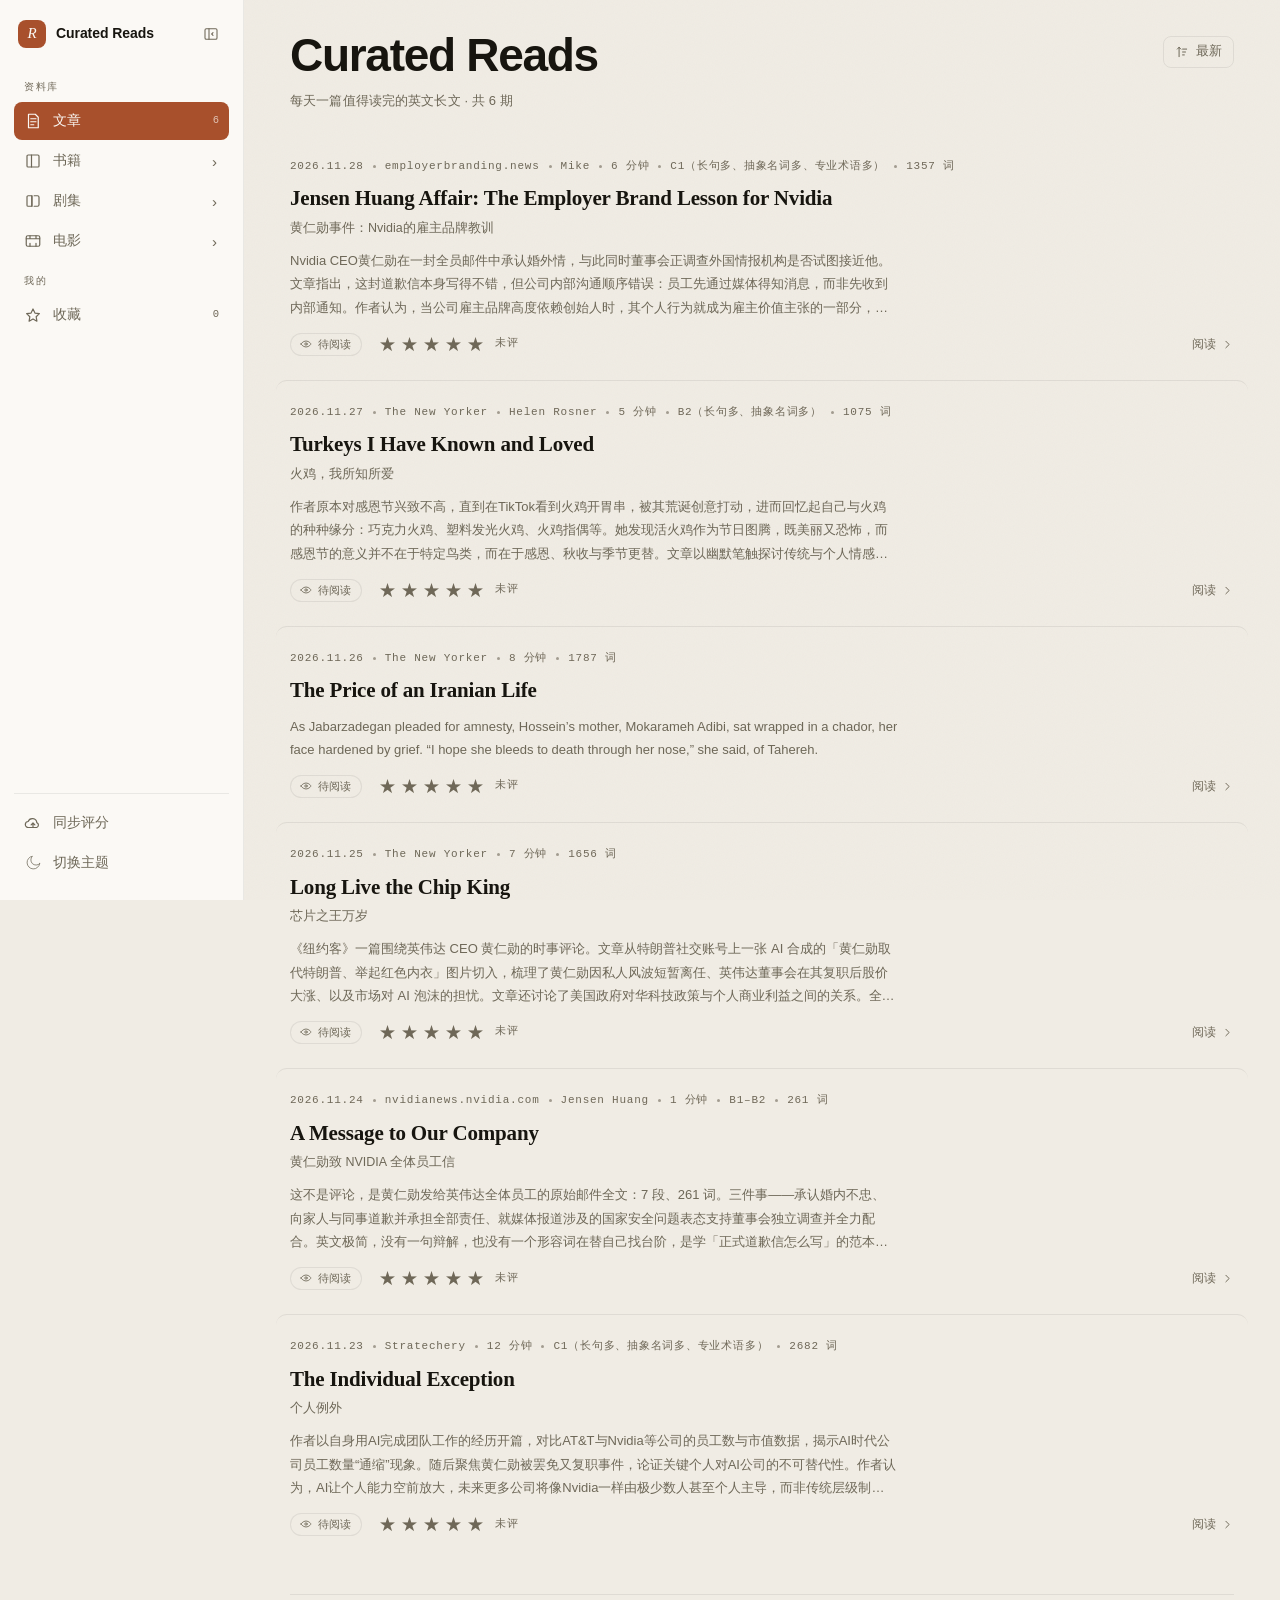
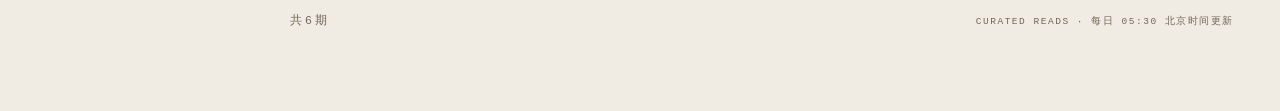
<file: index.html>
<!DOCTYPE html>
<html lang="zh-CN" data-theme="night">
<head>
<meta charset="utf-8">
<meta name="viewport" content="width=device-width, initial-scale=1, viewport-fit=cover">
<title>Curated Reads · 每天一篇值得读完的英文长文</title>
<meta name="description" content="每天一篇英文一手长文：公开信、深度评论、公司内部信。英文原文全文 + 中文导读 + AI 精读（难句、词汇、句式、思辨）。">
<meta name="theme-color" content="#111214">
<meta property="og:title" content="Curated Reads · 每天一篇值得读完的英文长文">
<meta property="og:description" content="每天一篇英文一手长文，原文全文 + 中文导读 + AI 精读。">
<meta property="og:type" content="website">
<link rel="icon" href="data:image/svg+xml,%3Csvg xmlns='http://www.w3.org/2000/svg' viewBox='0 0 32 32'%3E%3Crect width='32' height='32' rx='7' fill='%23111214'/%3E%3Ctext x='16' y='23' font-family='Georgia,serif' font-size='19' font-style='italic' fill='%23d97757' text-anchor='middle'%3ER%3C/text%3E%3C/svg%3E">
<link rel="stylesheet" href="assets/css/base.css">
<link rel="stylesheet" href="assets/css/home.css">
<script>
(function () {
  try {
    var p = JSON.parse(localStorage.getItem('cr.prefs.v2') || '{}');
    var t = p.theme || (window.matchMedia('(prefers-color-scheme: dark)').matches ? 'night' : 'paper');
    document.documentElement.dataset.theme = t;
  } catch (e) { document.documentElement.dataset.theme = 'night'; }
})();
</script>
</head>
<body class="app-body">

<div class="app">

  <!-- ── 左侧资料库 ───────────────────────────────────── -->
  <aside class="side" id="side">
    <div class="side__top">
      <a class="side__brand" href="./" aria-label="Curated Reads 首页">
        <span class="side__mark">R</span>
        <span class="side__word">Curated Reads</span>
      </a>
      <button class="side__collapse" id="collapseBtn" aria-label="收起侧栏" title="收起侧栏">
        <svg viewBox="0 0 24 24" fill="none" stroke="currentColor" stroke-width="1.6" stroke-linecap="round" stroke-linejoin="round"><rect x="3" y="4" width="18" height="16" rx="2"/><path d="M9 4v16M15 10l-2 2 2 2"/></svg>
      </button>
    </div>

    <nav class="side__nav" aria-label="资料库">
      <p class="side__label">资料库</p>
      <a class="navitem on" href="#articles" data-kind="articles">
        <svg viewBox="0 0 24 24" fill="none" stroke="currentColor" stroke-width="1.6" stroke-linecap="round" stroke-linejoin="round"><path d="M6 3h9l4 4v14H6z"/><path d="M9 9h7M9 13h7M9 17h4"/></svg>
        <span class="navitem__t">文章</span><span class="navitem__n" id="cntArticles">0</span>
      </a>
      <a class="navitem" href="#books" data-kind="books">
        <svg viewBox="0 0 24 24" fill="none" stroke="currentColor" stroke-width="1.6" stroke-linecap="round" stroke-linejoin="round"><path d="M4 5.5A1.5 1.5 0 0 1 5.5 4H10v16H5.5A1.5 1.5 0 0 1 4 18.5z"/><path d="M10 4h8.5A1.5 1.5 0 0 1 20 5.5v13a1.5 1.5 0 0 1-1.5 1.5H10"/></svg>
        <span class="navitem__t">书籍</span><span class="navitem__chev">›</span>
      </a>
      <a class="navitem" href="#series" data-kind="series">
        <svg viewBox="0 0 24 24" fill="none" stroke="currentColor" stroke-width="1.6" stroke-linecap="round" stroke-linejoin="round"><path d="M4 6.5A1.5 1.5 0 0 1 5.5 5h5v14h-5A1.5 1.5 0 0 1 4 17.5z"/><path d="M13.5 5H18a2 2 0 0 1 2 2v10a2 2 0 0 1-2 2h-4.5"/><path d="M10.5 5v14"/></svg>
        <span class="navitem__t">剧集</span><span class="navitem__chev">›</span>
      </a>
      <a class="navitem" href="#films" data-kind="films">
        <svg viewBox="0 0 24 24" fill="none" stroke="currentColor" stroke-width="1.6" stroke-linecap="round" stroke-linejoin="round"><rect x="3" y="5" width="18" height="14" rx="2"/><path d="M3 9h18M8 5v4M16 5v4M8 19v-4M16 19v-4"/></svg>
        <span class="navitem__t">电影</span><span class="navitem__chev">›</span>
      </a>

      <p class="side__label">我的</p>
      <a class="navitem" href="#favs" data-kind="favs">
        <svg viewBox="0 0 24 24" fill="none" stroke="currentColor" stroke-width="1.6" stroke-linecap="round" stroke-linejoin="round"><path d="M12 4l2.6 5.4 5.9.8-4.3 4.1 1 5.9-5.2-2.9-5.2 2.9 1-5.9L3.5 10.2l5.9-.8z"/></svg>
        <span class="navitem__t">收藏</span><span class="navitem__n" id="cntFavs">0</span>
      </a>
    </nav>

    <div class="side__foot">
      <button class="navitem navitem--btn" data-open-sync>
        <svg viewBox="0 0 24 24" fill="none" stroke="currentColor" stroke-width="1.6" stroke-linecap="round" stroke-linejoin="round"><path d="M6 18a4 4 0 0 1-.5-8 6 6 0 0 1 11.6 1.5A3.5 3.5 0 0 1 17 18z"/><path d="M12 12v5M9.5 14.5 12 12l2.5 2.5"/></svg>
        <span class="navitem__t">同步评分</span>
      </button>
      <button class="navitem navitem--btn" data-theme-toggle>
        <span data-theme-icon></span>
        <span class="navitem__t">切换主题</span>
      </button>
    </div>
  </aside>

  <div class="side-scrim" id="sideScrim"></div>

  <!-- ── 主区 ─────────────────────────────────────────── -->
  <main class="main">
    <div class="mtop">
      <button class="mtop__btn" id="menuBtn" aria-label="打开导航">
        <svg viewBox="0 0 24 24" fill="none" stroke="currentColor" stroke-width="1.7" stroke-linecap="round"><path d="M4 7h16M4 12h16M4 17h16"/></svg>
      </button>
      <span class="mtop__brand">Curated Reads</span>
      <button class="mtop__btn" data-theme-toggle data-theme-icon aria-label="切换主题"></button>
    </div>

    <header class="main__head">
      <div class="main__title">
        <h1 id="pageTitle">Curated Reads</h1>
        <p class="main__sub" id="pageSub">每天一篇值得读完的英文长文</p>
      </div>
      <div class="main__tools">
        <div class="sortmenu">
          <button class="ghostbtn" id="sortBtn" aria-haspopup="true" aria-expanded="false">
            <svg viewBox="0 0 24 24" fill="none" stroke="currentColor" stroke-width="1.7" stroke-linecap="round" stroke-linejoin="round"><path d="M7 4v16M7 4 4 7M7 4l3 3"/><path d="M13 7h7M13 12h5M13 17h3"/></svg>
            <span id="sortLabel">最新</span>
          </button>
          <div class="sortpop" id="sortPop" hidden>
            <button data-sort="date" class="on">最新优先</button>
            <button data-sort="score">我的评分</button>
            <button data-sort="length">篇幅由短到长</button>
          </div>
        </div>
      </div>
    </header>

    <section id="continue" class="cont" hidden></section>

    <section class="feed" id="feed" aria-live="polite"></section>

    <div class="feed-foot">
      <span id="feedNote"></span>
      <span class="feed-foot__meta">CURATED READS · 每日 05:30 北京时间更新</span>
    </div>
  </main>

</div>

<script src="assets/js/lib.js"></script>
<script src="assets/js/repo.js"></script>
<script src="assets/js/home.js"></script>
</body>
</html>
</file>
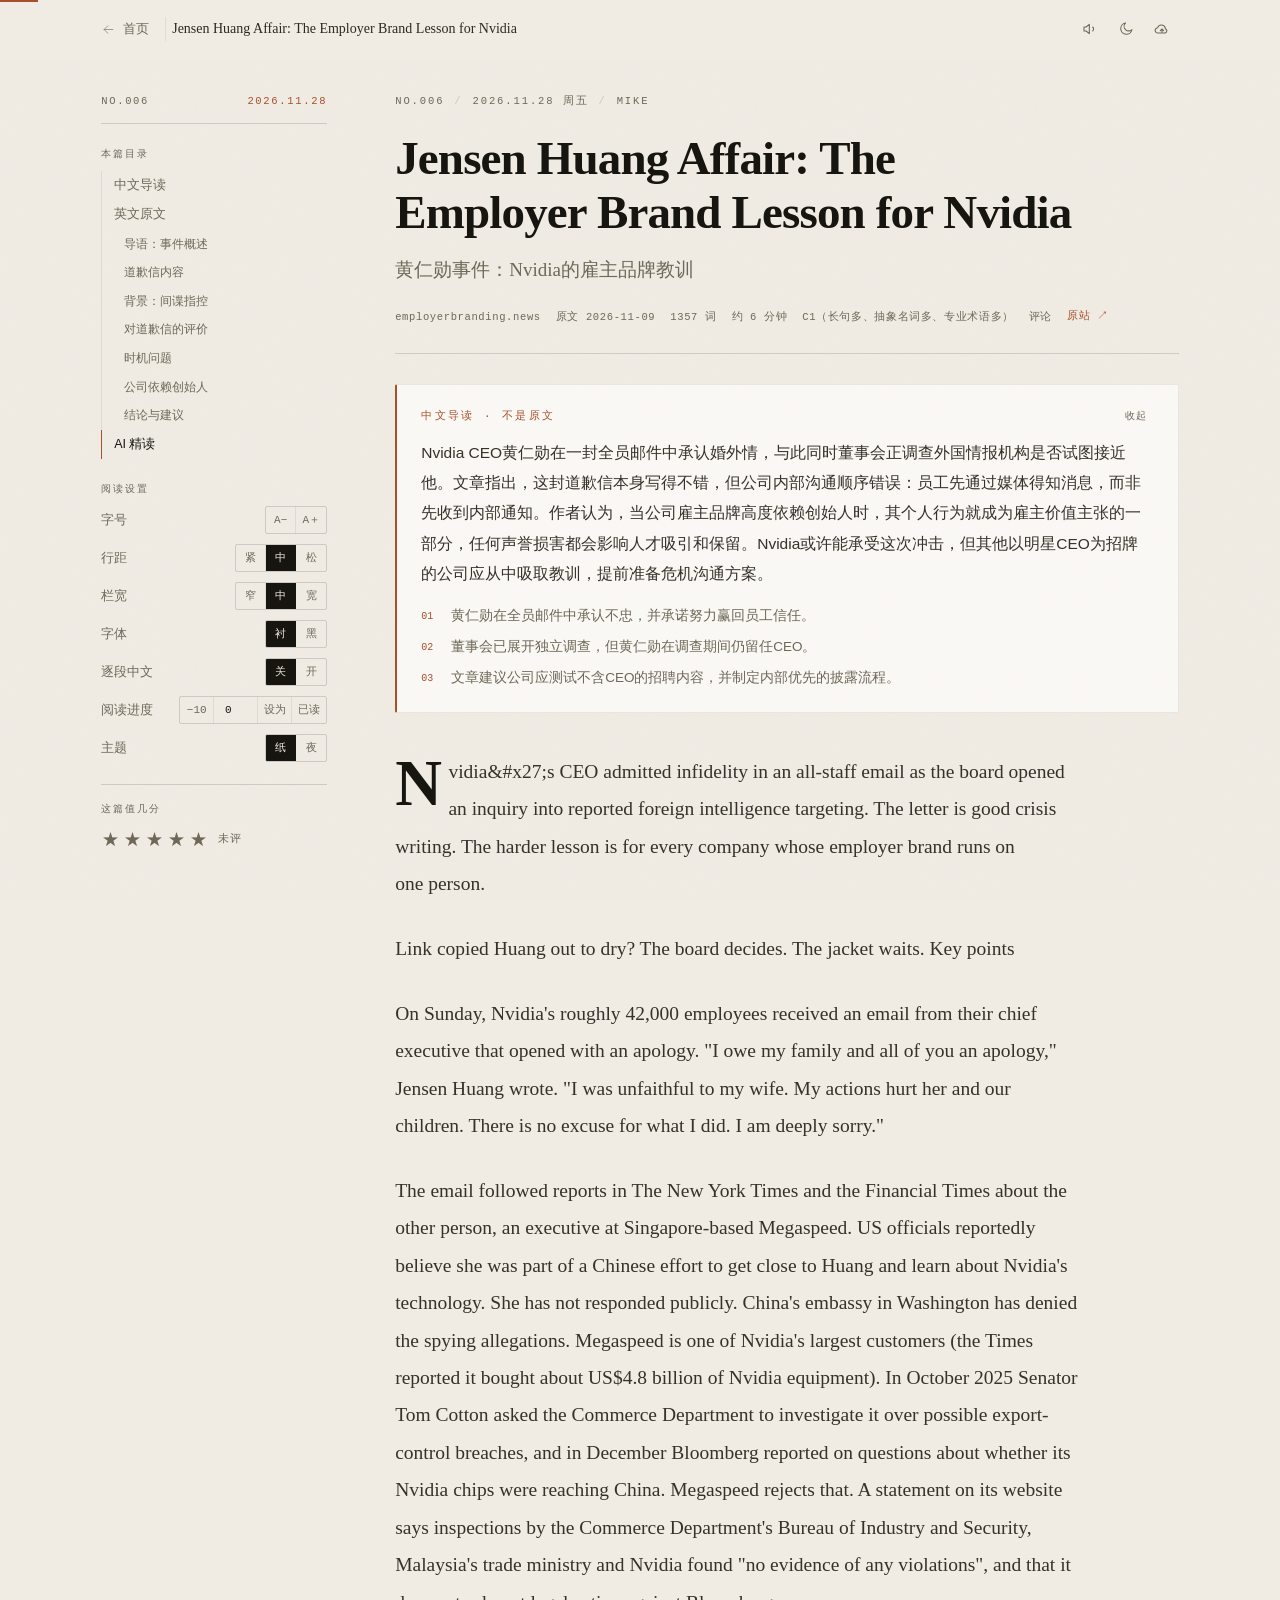
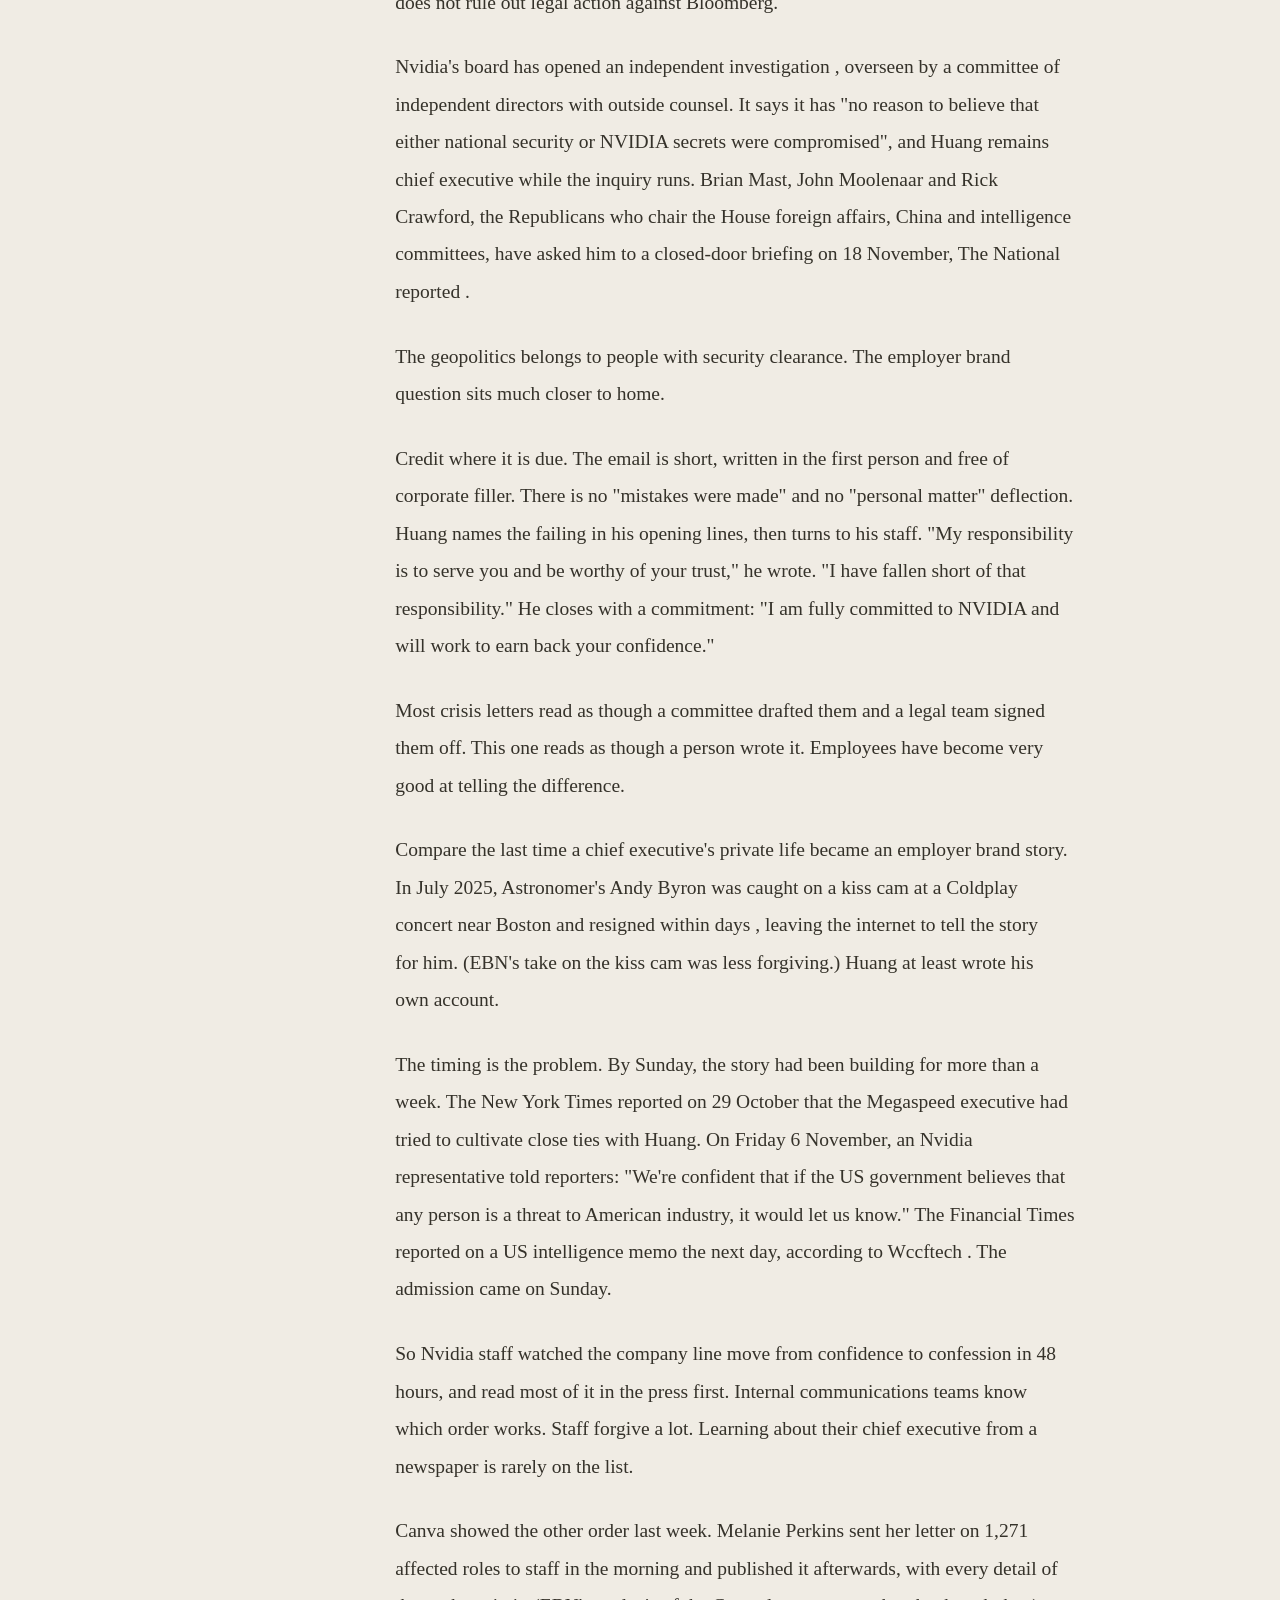
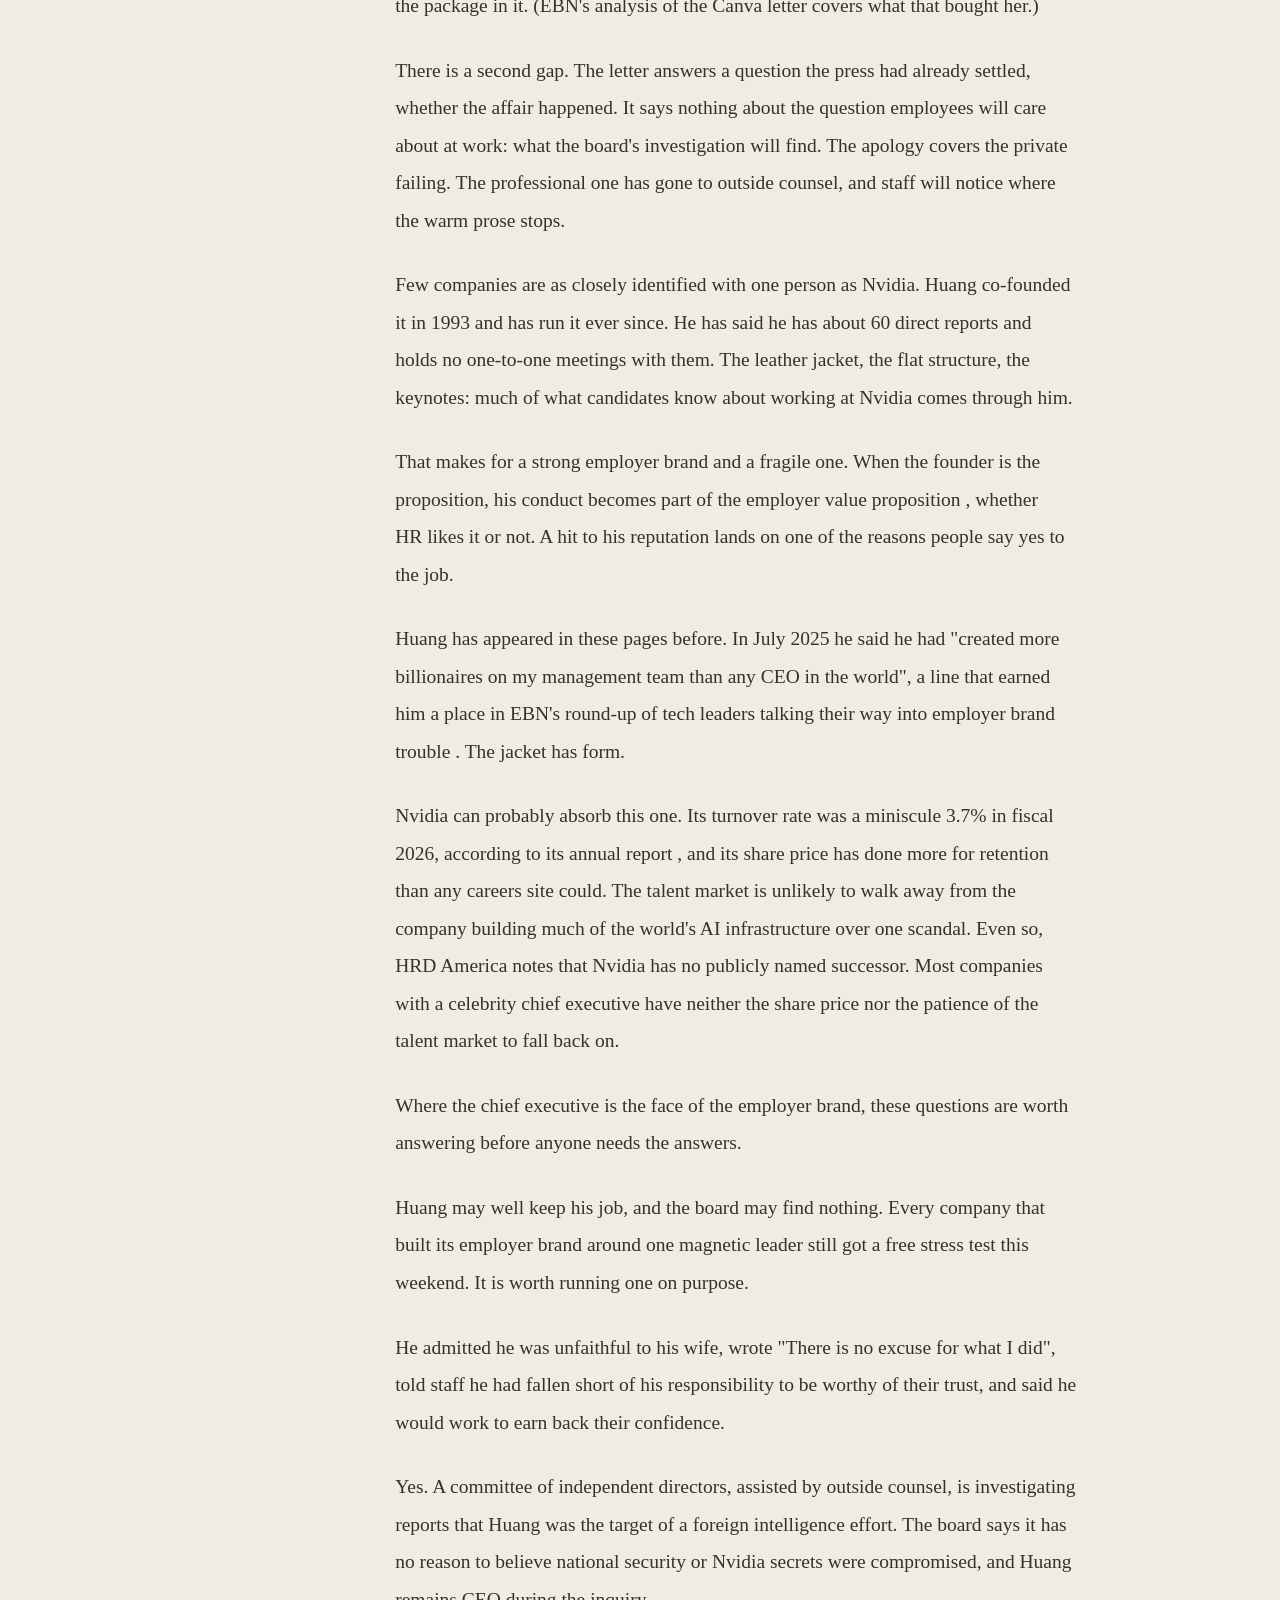
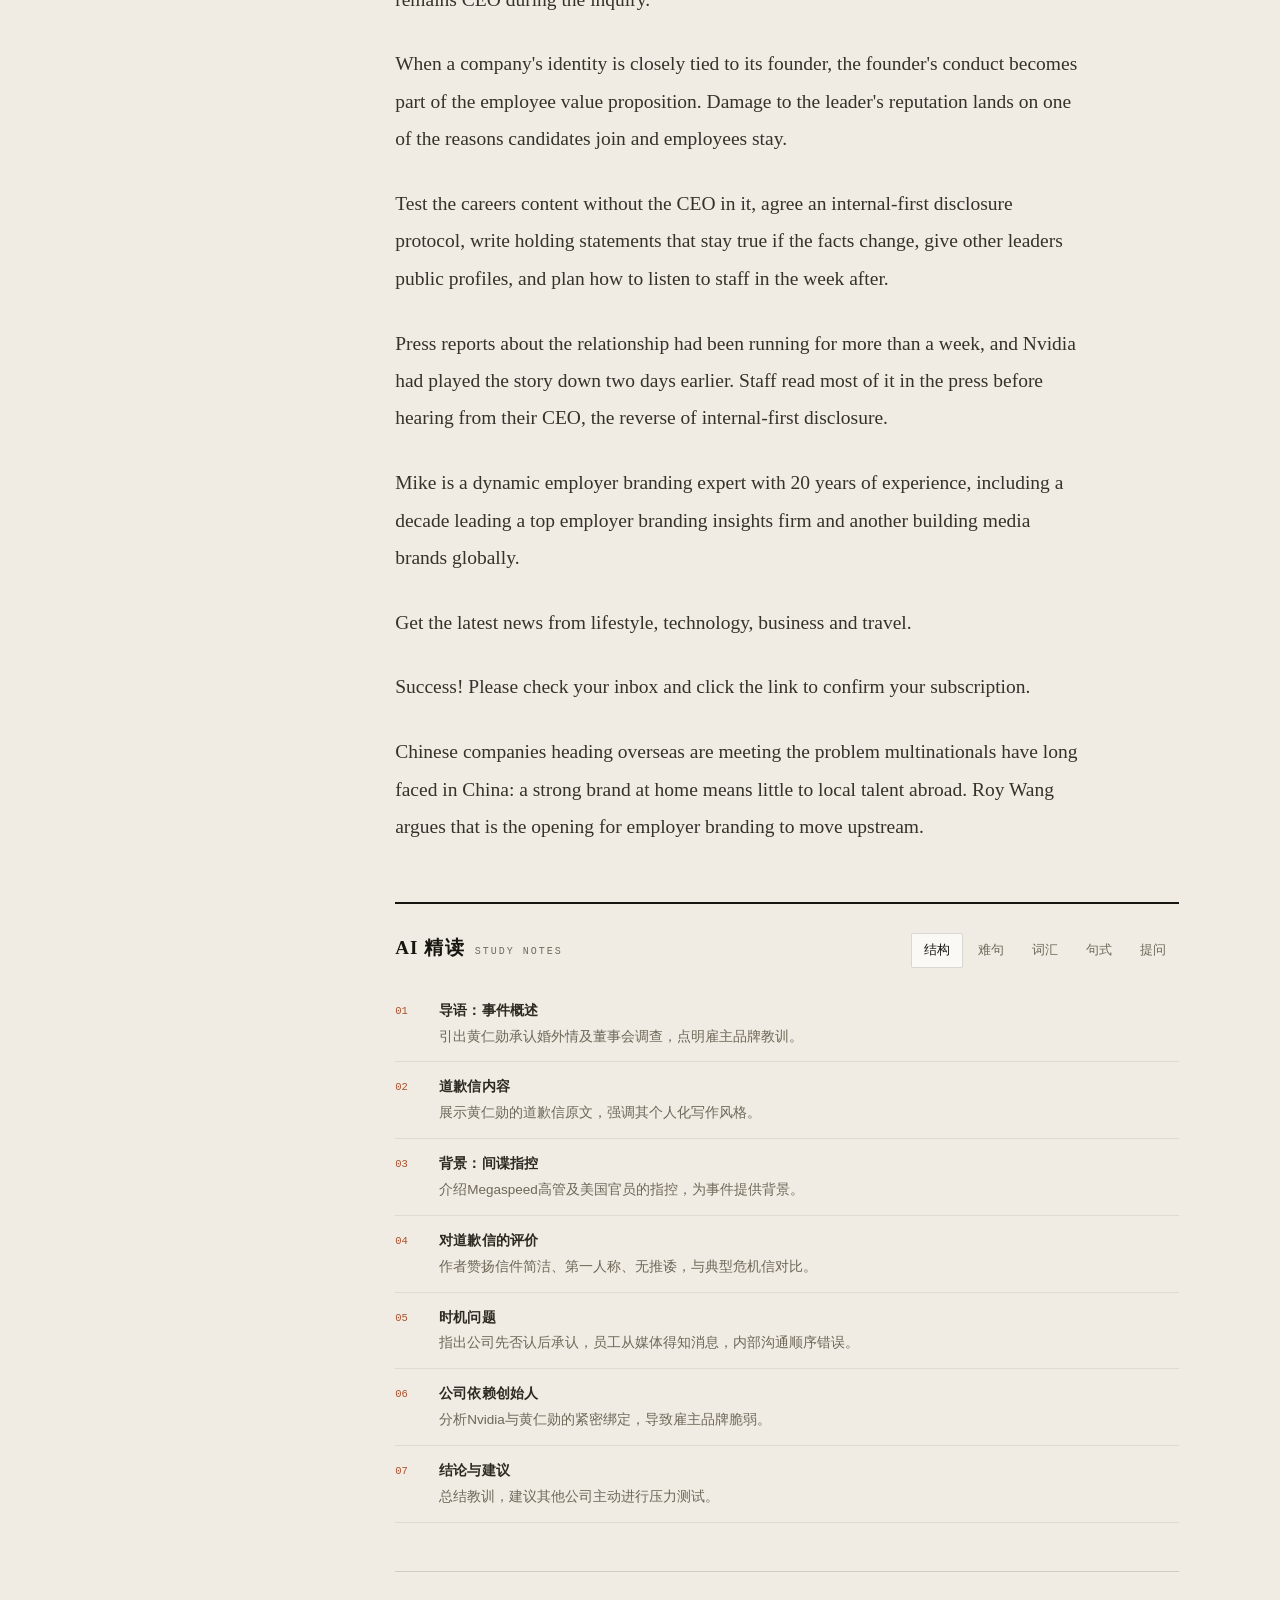
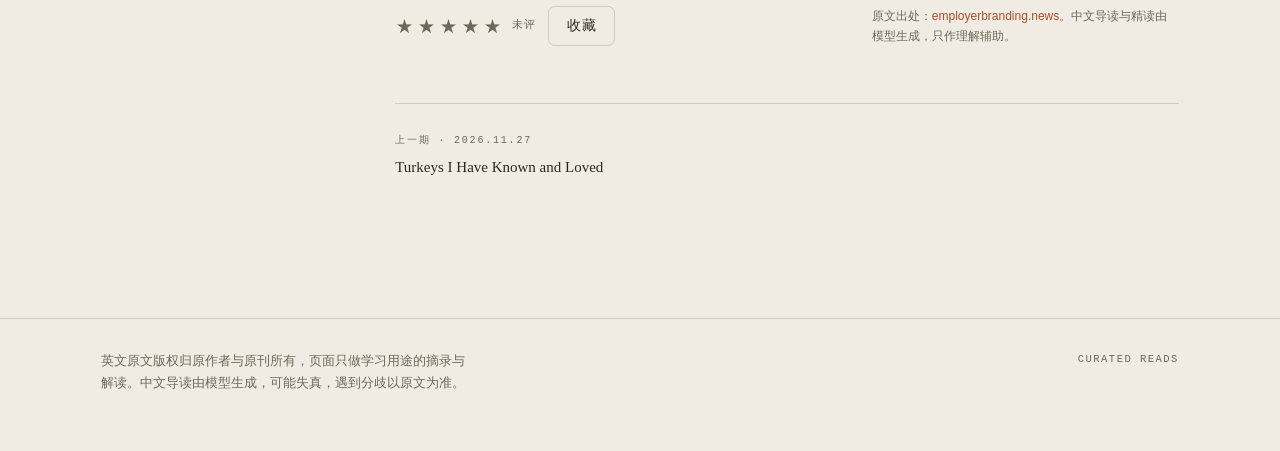
<file: read.html>
<!DOCTYPE html>
<html lang="zh-CN" data-theme="paper">
<head>
<meta charset="utf-8">
<meta name="viewport" content="width=device-width, initial-scale=1, viewport-fit=cover">
<title>阅读 · Curated Reads</title>
<meta name="description" content="英文原文全文 + 中文导读 + AI 精读。">
<meta name="theme-color" content="#f2efe8" media="(prefers-color-scheme: light)">
<meta name="theme-color" content="#0c0d10" media="(prefers-color-scheme: dark)">
<link rel="icon" href="data:image/svg+xml,%3Csvg xmlns='http://www.w3.org/2000/svg' viewBox='0 0 32 32'%3E%3Crect width='32' height='32' fill='%2316140e'/%3E%3Ctext x='16' y='23' font-family='Georgia,serif' font-size='20' font-style='italic' fill='%23f2efe8' text-anchor='middle'%3ER%3C/text%3E%3C/svg%3E">
<link rel="stylesheet" href="assets/css/base.css">
<link rel="stylesheet" href="assets/css/read.css">
<script>
(function () {
  try {
    var p = JSON.parse(localStorage.getItem('cr.prefs.v2') || '{}');
    var t = p.theme || (window.matchMedia('(prefers-color-scheme: dark)').matches ? 'night' : 'paper');
    document.documentElement.dataset.theme = t;
  } catch (e) { document.documentElement.dataset.theme = 'paper'; }
})();
</script>
</head>
<body>

<div class="progress"><i id="bar"></i></div>

<header class="rbar" id="rbar">
  <div class="shell rbar__in">
    <a class="rbar__back" href="./"><svg viewBox="0 0 24 24" fill="none" stroke="currentColor" stroke-linecap="round" stroke-linejoin="round"><path d="M19 12H5M11 18l-6-6 6-6"/></svg>首页</a>
    <span class="rbar__title" id="rbarTitle"></span>
    <div class="rbar__tools">
      <button class="tool rail-toggle" id="openRail" aria-label="目录与设置"><svg viewBox="0 0 24 24" fill="none" stroke="currentColor" stroke-linecap="round"><path d="M4 7h16M4 12h16M4 17h16"/></svg></button>
      <button class="tool" id="speakBtn" aria-label="朗读原文" title="朗读原文（英文）"><svg viewBox="0 0 24 24" fill="none" stroke="currentColor" stroke-linecap="round" stroke-linejoin="round"><path d="M11 5 6 9H3v6h3l5 4z"/><path d="M16 9a4 4 0 0 1 0 6"/></svg></button>
      <button class="tool" data-theme-toggle data-theme-icon aria-label="切换深浅色"><svg viewBox="0 0 24 24" fill="none" stroke="currentColor" stroke-linecap="round" stroke-linejoin="round"><path d="M21 12.8A8.5 8.5 0 1 1 11.2 3a6.6 6.6 0 0 0 9.8 9.8z"/></svg></button>
      <button class="tool" data-open-sync aria-label="同步评分"><svg viewBox="0 0 24 24" fill="none" stroke="currentColor" stroke-linecap="round" stroke-linejoin="round"><path d="M6 18a4 4 0 0 1-.5-8 6 6 0 0 1 11.6 1.5A3.5 3.5 0 0 1 17 18z"/><path d="M12 12v5M9.5 14.5 12 12l2.5 2.5"/></svg></button>
    </div>
  </div>
</header>

<div class="scrim" id="railScrim"></div>

<main class="shell reader">

  <aside class="rail" id="rail">
    <div class="rail__issue"><span id="railNo">No.—</span><b id="railDate"></b></div>

    <p class="rail__label">本篇目录</p>
    <ul class="toc" id="toc"></ul>

    <p class="rail__label">阅读设置</p>
    <div class="prefs">
      <div class="pref">
        <span>字号</span>
        <span class="pref__seg"><button data-size="-1" aria-label="减小字号">A−</button><button data-size="1" aria-label="增大字号">A＋</button></span>
      </div>
      <div class="pref">
        <span>行距</span>
        <span class="pref__seg" id="leadSeg"><button data-lead="0">紧</button><button data-lead="1">中</button><button data-lead="2">松</button></span>
      </div>
      <div class="pref">
        <span>栏宽</span>
        <span class="pref__seg" id="measureSeg"><button data-measure="0">窄</button><button data-measure="1">中</button><button data-measure="2">宽</button></span>
      </div>
      <div class="pref">
        <span>字体</span>
        <span class="pref__seg" id="fontSeg"><button data-font="serif">衬</button><button data-font="sans">黑</button></span>
      </div>
      <div class="pref" id="transPref" hidden>
        <span>逐段中文</span>
        <span class="pref__seg" id="transSeg"><button data-trans="0">关</button><button data-trans="1">开</button></span>
      </div>
      <div class="pref">
        <span>阅读进度</span>
        <span class="pref__seg" id="manualProgress">
          <button data-progress="-10" aria-label="进度回退 10%">−10</button>
          <input id="progressVal" type="number" min="0" max="100" step="1" inputmode="numeric" aria-label="阅读进度百分比">
          <button data-progress="set">设为</button>
          <button data-progress="done">已读</button>
        </span>
      </div>
      <div class="pref">
        <span>主题</span>
        <span class="pref__seg" id="themeSeg"><button data-theme-set="paper">纸</button><button data-theme-set="night">夜</button></span>
      </div>
    </div>

    <div class="rail__rate">
      <p class="rail__label" style="margin-top:0">这篇值几分</p>
      <div id="railStars"></div>
    </div>
  </aside>

  <article class="doc" id="doc">
    <div class="doc__head">
      <p class="kicker">载入中…</p>
    </div>
  </article>

</main>

<footer class="foot">
  <div class="shell foot__in">
    <p>英文原文版权归原作者与原刊所有，页面只做学习用途的摘录与解读。中文导读由模型生成，可能失真，遇到分歧以原文为准。</p>
    <div class="foot__meta">CURATED READS</div>
  </div>
</footer>

<script src="assets/js/lib.js"></script>
<script src="assets/js/repo.js"></script>
<script src="assets/js/read.js"></script>
</body>
</html>
</file>
<file: assets/css/base.css>
/* ═══════════════════════════════════════════════════════════
   Curated Reads · 设计系统
   纸本编辑部：细线、大留白、衬线英文标题、等宽微标签
   ═══════════════════════════════════════════════════════════ */

:root {
  /* 字体 */
  --font-ui: -apple-system, BlinkMacSystemFont, "Segoe UI", "PingFang SC",
    "Hiragino Sans GB", "Microsoft YaHei", "Noto Sans SC", sans-serif;
  --font-latin: "Iowan Old Style", Georgia, "Times New Roman", "Songti SC", serif;
  --font-cjk: "Songti SC", "Noto Serif SC", "Source Han Serif SC", "SimSun", serif;
  --font-mono: "SF Mono", "JetBrains Mono", Consolas, "Courier New", monospace;

  /* 纸面 · 亮 */
  --paper: #f0ece4;
  --paper-raised: #fbf9f5;
  --paper-sunken: #e6e1d6;
  --ink: #17150f;
  --ink-soft: #2c2921;
  --body: #35322a;
  --muted: #6e6858;
  --faint: #6f6858;
  --rule: rgba(23, 21, 15, 0.15);
  --rule-soft: rgba(23, 21, 15, 0.075);
  --accent: #a8502c;
  --accent-ink: #fbf9f5;
  --accent-wash: rgba(168, 80, 44, 0.08);
  --shadow-sm: 0 1px 1px rgba(23, 21, 15, 0.04);
  --shadow-md: 0 1px 2px rgba(23, 21, 15, 0.05), 0 18px 40px -28px rgba(23, 21, 15, 0.35);
  --grain-opacity: 0.032;
  --grain-blend: multiply;

  /* 圆角 */
  --r-sm: 7px;
  --r-md: 11px;
  --r-lg: 16px;

  /* 尺寸 */
  --shell: 1180px;
  --gut: clamp(20px, 4vw, 52px);
  --rail: 230px;
  --sidebar: 244px;

  /* 稿面排版（阅读页可调，由 JS 覆盖到 .doc 上） */
  --rd-size: 19.5px;
  --rd-lead: 1.92;
  --rd-measure: 34em;
  --rd-font: var(--font-latin);
}

html[data-theme="night"] {
  --paper: #111214;
  --paper-raised: #191b1e;
  --paper-sunken: #0b0c0d;
  --ink: #f0efea;
  --ink-soft: #dbd9d2;
  --body: #c2c0b8;
  --muted: #a8a49c;
  --faint: #9a968d;
  --rule: rgba(240, 239, 234, 0.18);
  --rule-soft: rgba(240, 239, 234, 0.085);
  --accent: #d97757;
  --accent-ink: #1a0f0a;
  --accent-wash: rgba(217, 119, 87, 0.12);
  --shadow-sm: 0 1px 1px rgba(0, 0, 0, 0.4);
  --shadow-md: 0 1px 1px rgba(0, 0, 0, 0.5), 0 24px 60px -30px rgba(0, 0, 0, 0.9);
  --grain-opacity: 0.045;
  --grain-blend: screen;
}

/* ── 基础重置 ───────────────────────────────────────────── */
*, *::before, *::after { box-sizing: border-box; }

html {
  -webkit-text-size-adjust: 100%;
  scroll-behavior: smooth;
}

body {
  margin: 0;
  background: var(--paper);
  color: var(--body);
  font-family: var(--font-ui);
  font-size: 16px;
  line-height: 1.7;
  -webkit-font-smoothing: antialiased;
  -moz-osx-font-smoothing: grayscale;
  text-rendering: optimizeLegibility;
  min-height: 100vh;
  overflow-x: hidden;
}

/* 纸面颗粒：极轻的一层，避免大色块显得数字化 */
body::after {
  content: "";
  position: fixed;
  inset: 0;
  z-index: 1;
  pointer-events: none;
  opacity: var(--grain-opacity);
  mix-blend-mode: var(--grain-blend);
  background-image: url("data:image/svg+xml,%3Csvg xmlns='http://www.w3.org/2000/svg' width='140' height='140'%3E%3Cfilter id='n'%3E%3CfeTurbulence type='fractalNoise' baseFrequency='0.9' numOctaves='3'/%3E%3C/filter%3E%3Crect width='140' height='140' filter='url(%23n)'/%3E%3C/svg%3E");
}

img, svg { display: block; max-width: 100%; }
a { color: inherit; text-decoration: none; }
button { font: inherit; color: inherit; background: none; border: 0; cursor: pointer; }
::selection { background: var(--accent); color: var(--accent-ink); }

:focus-visible {
  outline: 2px solid var(--accent);
  outline-offset: 3px;
}

.shell {
  width: 100%;
  max-width: var(--shell);
  margin: 0 auto;
  padding-inline: var(--gut);
}

.sr {
  position: absolute;
  width: 1px; height: 1px;
  padding: 0; margin: -1px;
  overflow: hidden; clip: rect(0 0 0 0);
  white-space: nowrap; border: 0;
}

/* ── 微标签：全站统一的「编辑部」语气 ───────────────────── */
.kicker {
  font-family: var(--font-mono);
  font-size: 11px;
  letter-spacing: 0.22em;
  text-transform: uppercase;
  color: var(--muted);
  font-weight: 400;
}

.rule {
  height: 1px;
  background: var(--rule);
  border: 0;
  margin: 0;
}

/* ── 按钮 ──────────────────────────────────────────────── */
.btn {
  --h: 40px;
  display: inline-flex;
  align-items: center;
  justify-content: center;
  gap: 8px;
  height: var(--h);
  padding: 0 18px;
  border: 1px solid var(--rule);
  border-radius: var(--r-sm);
  font-size: 13.5px;
  letter-spacing: 0.02em;
  color: var(--ink-soft);
  background: transparent;
  transition: background-color 0.18s ease, border-color 0.18s ease, color 0.18s ease, transform 0.18s ease;
  white-space: nowrap;
}
.btn:hover { border-color: var(--ink); color: var(--ink); }
.btn:active { transform: translateY(1px); }
.btn--solid {
  background: var(--ink);
  border-color: var(--ink);
  color: var(--paper);
}
.btn--solid:hover { background: var(--accent); border-color: var(--accent); color: var(--accent-ink); }
.btn--accent { color: var(--accent); border-color: var(--rule); }
.btn--accent:hover { border-color: var(--accent); }
.btn--ghost { border-color: transparent; color: var(--muted); padding: 0 10px; }
.btn--ghost:hover { color: var(--ink); border-color: var(--rule); }
.btn--icon { width: var(--h); padding: 0; }
.btn[disabled] { opacity: 0.45; pointer-events: none; }
.btn svg { width: 15px; height: 15px; stroke-width: 1.6; }

/* ── 评分 ──────────────────────────────────────────────── */
.stars {
  display: inline-flex;
  align-items: center;
  gap: 3px;
}
.stars button {
  position: relative;
  padding: 1px;
  line-height: 1;
  color: var(--faint);
  font-size: 17px;
  transition: color 0.15s ease, transform 0.15s ease;
}
.stars button:hover { transform: translateY(-2px); }
.stars button.on { color: var(--accent); }
.stars .note {
  margin-left: 7px;
  font-family: var(--font-mono);
  font-size: 10.5px;
  letter-spacing: 0.1em;
  color: var(--faint);
  text-transform: uppercase;
}

/* ── 标签 ──────────────────────────────────────────────── */
.tags { display: flex; flex-wrap: wrap; gap: 6px; }
.tag {
  font-family: var(--font-mono);
  font-size: 10.5px;
  letter-spacing: 0.1em;
  text-transform: uppercase;
  color: var(--muted);
  border: 1px solid var(--rule-soft);
  padding: 3px 8px;
  border-radius: var(--r-sm);
  white-space: nowrap;
}
.tag--accent { color: var(--accent); border-color: color-mix(in srgb, var(--accent) 35%, transparent); }

/* ── 页脚 ──────────────────────────────────────────────── */
.foot {
  border-top: 1px solid var(--rule);
  margin-top: 80px;
  padding: 32px 0 56px;
}
.foot__in {
  display: flex;
  flex-wrap: wrap;
  gap: 18px 40px;
  justify-content: space-between;
  align-items: flex-start;
}
.foot p { margin: 0; max-width: 54ch; font-size: 12.5px; color: var(--faint); line-height: 1.75; }
.foot__meta { font-family: var(--font-mono); font-size: 10.5px; letter-spacing: 0.14em; text-transform: uppercase; color: var(--faint); }

/* ── 抽屉（设置 / 同步） ───────────────────────────────── */
.scrim {
  position: fixed;
  inset: 0;
  z-index: 90;
  background: rgba(10, 9, 6, 0.42);
  backdrop-filter: blur(2px);
  opacity: 0;
  pointer-events: none;
  transition: opacity 0.24s ease;
}
.scrim.on { opacity: 1; pointer-events: auto; }

.drawer {
  position: fixed;
  top: 0; right: 0;
  z-index: 91;
  width: min(420px, 92vw);
  height: 100%;
  overflow-y: auto;
  background: var(--paper-raised);
  border-left: 1px solid var(--rule);
  box-shadow: -30px 0 60px -40px rgba(0, 0, 0, 0.5);
  transform: translateX(101%);
  transition: transform 0.34s cubic-bezier(0.22, 0.8, 0.24, 1);
  padding: 22px 26px 40px;
}
.drawer.on { transform: none; }
.drawer__head {
  display: flex;
  align-items: center;
  justify-content: space-between;
  padding-bottom: 14px;
  border-bottom: 1px solid var(--rule);
  margin-bottom: 22px;
}
.drawer__head h2 {
  font-size: 15px;
  font-weight: 500;
  letter-spacing: 0.06em;
  margin: 0;
  color: var(--ink);
}
.drawer h3 {
  font-family: var(--font-mono);
  font-size: 10.5px;
  letter-spacing: 0.2em;
  text-transform: uppercase;
  color: var(--faint);
  margin: 26px 0 10px;
  font-weight: 400;
}
.field { margin-bottom: 14px; }
.field label { display: block; font-size: 12.5px; color: var(--muted); margin-bottom: 6px; }
.input {
  width: 100%;
  height: 40px;
  padding: 0 12px;
  background: var(--paper);
  border: 1px solid var(--rule);
  border-radius: var(--r-sm);
  color: var(--ink);
  font-size: 13.5px;
  font-family: var(--font-mono);
  transition: border-color 0.16s ease;
}
.input:focus { outline: none; border-color: var(--accent); }
textarea.input { height: auto; padding: 10px 12px; line-height: 1.6; resize: vertical; }

.check {
  display: flex;
  align-items: flex-start;
  gap: 9px;
  font-size: 12.5px;
  color: var(--muted);
  line-height: 1.6;
  cursor: pointer;
  margin: 10px 0;
}
.check input { margin: 3px 0 0; accent-color: var(--accent); }

.status {
  display: flex;
  align-items: center;
  gap: 8px;
  padding: 10px 12px;
  border: 1px solid var(--rule-soft);
  border-radius: var(--r-sm);
  font-size: 12.5px;
  color: var(--muted);
  background: var(--paper);
  line-height: 1.55;
}
.status .dot {
  width: 7px; height: 7px;
  border-radius: 50%;
  background: var(--faint);
  flex: none;
}
.status[data-state="ok"] .dot { background: #3f7d52; }
.status[data-state="busy"] .dot { background: var(--accent); animation: pulse 1.1s ease-in-out infinite; }
.status[data-state="err"] .dot { background: #a63a2c; }
@keyframes pulse { 50% { opacity: 0.25; } }

.hint { font-size: 12px; color: var(--faint); line-height: 1.7; margin: 10px 0 0; }
.hint code {
  font-family: var(--font-mono);
  font-size: 11px;
  background: var(--rule-soft);
  padding: 1px 5px;
  border-radius: var(--r-sm);
}
.row-2 { display: flex; gap: 10px; }
.row-2 > * { flex: 1; }

/* ── 吐司 ──────────────────────────────────────────────── */
.toast {
  position: fixed;
  left: 50%;
  bottom: 28px;
  z-index: 120;
  transform: translate(-50%, 20px);
  background: var(--ink);
  color: var(--paper);
  font-size: 13px;
  padding: 10px 18px;
  border-radius: var(--r-sm);
  opacity: 0;
  pointer-events: none;
  transition: opacity 0.22s ease, transform 0.22s ease;
  max-width: 90vw;
  text-align: center;
  box-shadow: var(--shadow-md);
}
.toast.on { opacity: 1; transform: translate(-50%, 0); }

@media (max-width: 720px) {
  .foot { margin-top: 56px; }
}
</file>
<file: assets/css/home.css>
/* ═══════════════════════════════════════════════════════════
   资料库 · 应用壳（侧栏 + 主区）
   ═══════════════════════════════════════════════════════════ */

.app-body { background: var(--paper); }

.app {
  display: grid;
  grid-template-columns: var(--sidebar) minmax(0, 1fr);
  min-height: 100vh;
}

/* ── 侧栏 ──────────────────────────────────────────────── */
.side {
  position: sticky;
  top: 0;
  height: 100vh;
  display: flex;
  flex-direction: column;
  padding: 20px 14px 16px;
  border-right: 1px solid var(--rule-soft);
  background: var(--paper-raised);
  z-index: 30;
}
.side__top {
  display: flex;
  align-items: center;
  justify-content: space-between;
  gap: 8px;
  padding: 0 4px 18px;
}
.side__brand { display: flex; align-items: center; gap: 10px; min-width: 0; }
.side__mark {
  width: 28px; height: 28px;
  flex: none;
  display: grid; place-items: center;
  border-radius: 8px;
  background: var(--accent);
  color: var(--accent-ink);
  font-family: var(--font-latin);
  font-size: 15px;
  font-style: italic;
  padding-bottom: 1px;
}
.side__word {
  font-size: 14px;
  font-weight: 600;
  letter-spacing: -0.005em;
  color: var(--ink);
  white-space: nowrap;
  overflow: hidden;
}
.side__collapse {
  width: 28px; height: 28px;
  flex: none;
  display: grid; place-items: center;
  color: var(--faint);
  border-radius: 6px;
  transition: color .16s ease, background-color .16s ease;
}
.side__collapse:hover { color: var(--ink); background: var(--rule-soft); }
.side__collapse svg { width: 16px; height: 16px; }

.side__nav { flex: 1; min-height: 0; overflow-y: auto; }
.side__label {
  margin: 14px 0 6px;
  padding: 0 10px;
  font-family: var(--font-mono);
  font-size: 9.5px;
  letter-spacing: 0.16em;
  text-transform: uppercase;
  color: var(--faint);
}

.navitem {
  position: relative;
  display: flex;
  align-items: center;
  gap: 11px;
  height: 38px;
  padding: 0 10px;
  margin-bottom: 2px;
  border-radius: 8px;
  color: var(--muted);
  font-size: 13.5px;
  width: 100%;
  text-align: left;
  transition: background-color .16s ease, color .16s ease;
}
.navitem svg { width: 18px; height: 18px; flex: none; }
.navitem__t { flex: 1; white-space: nowrap; overflow: hidden; text-overflow: ellipsis; }
.navitem__n {
  font-family: var(--font-mono);
  font-size: 10.5px;
  color: var(--faint);
  font-variant-numeric: tabular-nums;
}
.navitem__chev { color: var(--faint); font-size: 15px; line-height: 1; padding-right: 2px; }
.navitem:hover { color: var(--ink); background: var(--rule-soft); }
.navitem.on {
  background: var(--accent);
  color: var(--accent-ink);
  font-weight: 500;
}
.navitem.on .navitem__n,
.navitem.on .navitem__chev { color: color-mix(in srgb, var(--accent-ink) 68%, transparent); }
.navitem--btn { font-family: inherit; }

.side__foot {
  border-top: 1px solid var(--rule-soft);
  padding-top: 10px;
  margin-top: 10px;
}

/* 收起状态 */
.app-body[data-collapsed="1"] .app { grid-template-columns: 68px minmax(0, 1fr); }
.app-body[data-collapsed="1"] .side { padding-inline: 10px; }
.app-body[data-collapsed="1"] .side__word,
.app-body[data-collapsed="1"] .side__label,
.app-body[data-collapsed="1"] .navitem__t,
.app-body[data-collapsed="1"] .navitem__n,
.app-body[data-collapsed="1"] .navitem__chev { display: none; }
.app-body[data-collapsed="1"] .side__top { justify-content: center; padding-inline: 0; }
.app-body[data-collapsed="1"] .side__collapse { display: grid; place-items: center; width: 34px; height: 34px; margin: 0 auto; opacity: 1; }
.app-body[data-collapsed="1"] .navitem { justify-content: center; padding: 0; height: 40px; }
.app-body[data-collapsed="1"] .side__label { display: none; }

/* ── 主区 ──────────────────────────────────────────────── */
.main {
  min-width: 0;
  padding: 30px clamp(20px, 4vw, 46px) 80px;
  max-width: 1060px;
}

.mtop { display: none; }

.main__head {
  display: flex;
  align-items: flex-start;
  justify-content: space-between;
  gap: 20px;
  padding-bottom: 22px;
}
.main__title { min-width: 0; }
.main__head h1 {
  margin: 0;
  font-family: var(--font-ui);
  font-size: clamp(30px, 3.8vw, 46px);
  font-weight: 700;
  letter-spacing: -0.028em;
  line-height: 1.1;
  color: var(--ink);
}
.main__sub {
  margin: 9px 0 0;
  font-size: 13px;
  color: var(--muted);
  letter-spacing: 0.01em;
}
.main__tools { flex: none; display: flex; align-items: center; gap: 8px; padding-top: 6px; }

.ghostbtn {
  display: inline-flex;
  align-items: center;
  gap: 7px;
  height: 32px;
  padding: 0 11px;
  border-radius: 8px;
  border: 1px solid var(--rule-soft);
  color: var(--muted);
  font-size: 12.5px;
  transition: color .16s ease, border-color .16s ease, background-color .16s ease;
}
.ghostbtn:hover { color: var(--ink); border-color: var(--rule); background: var(--paper-raised); }
.ghostbtn svg { width: 14px; height: 14px; }

.sortmenu { position: relative; }
.sortpop {
  position: absolute;
  top: 38px; right: 0;
  z-index: 20;
  min-width: 168px;
  padding: 5px;
  background: var(--paper-raised);
  border: 1px solid var(--rule);
  border-radius: 10px;
  box-shadow: var(--shadow-md);
}
.sortpop button {
  display: block;
  width: 100%;
  text-align: left;
  padding: 8px 10px;
  border-radius: 6px;
  font-size: 12.5px;
  color: var(--muted);
}
.sortpop button:hover { background: var(--rule-soft); color: var(--ink); }
.sortpop button.on { color: var(--accent); font-weight: 500; }

/* ── 继续阅读 ──────────────────────────────────────────── */
.cont {
  position: relative;
  display: block;
  padding: 20px 24px 22px;
  margin-bottom: 30px;
  background: var(--paper-raised);
  border: 1px solid var(--rule-soft);
  border-radius: var(--r-md);
  overflow: hidden;
  transition: border-color .18s ease, transform .18s ease;
}
.cont:hover { border-color: var(--rule); transform: translateY(-1px); }
.cont[hidden] { display: none; }
.cont__badge {
  position: absolute;
  top: 18px; right: 22px;
  font-family: var(--font-mono);
  font-size: 11px;
  letter-spacing: 0.06em;
  color: var(--muted);
  display: flex;
  align-items: center;
  gap: 7px;
}
.cont__badge b { color: var(--accent); font-weight: 500; }
.cont__kick {
  font-family: var(--font-mono);
  font-size: 9.5px;
  letter-spacing: 0.18em;
  text-transform: uppercase;
  color: var(--faint);
}
.cont h2 {
  margin: 9px 0 0;
  font-family: var(--font-latin);
  font-size: 20px;
  font-weight: 600;
  line-height: 1.35;
  color: var(--ink);
  max-width: 78%;
}
.cont p {
  margin: 10px 0 0;
  font-size: 13px;
  line-height: 1.8;
  color: var(--muted);
  max-width: 80ch;
  max-height: 4.6em;
  overflow: hidden;
  -webkit-mask-image: linear-gradient(180deg, #000 38%, transparent 100%);
  mask-image: linear-gradient(180deg, #000 38%, transparent 100%);
}
.cont__bar {
  position: absolute;
  left: 0; bottom: 0;
  height: 2px;
  background: var(--accent);
  border-radius: 0 2px 2px 0;
}

/* ── 条目 ──────────────────────────────────────────────── */
.feed { display: block; }

.item {
  position: relative;
  padding: 22px 14px 24px;
  margin: 0 -14px;
  border-radius: var(--r-md);
  border-top: 1px solid var(--rule-soft);
  transition: background-color .18s ease;
}
.item:first-child { border-top-color: transparent; }
.item:hover { background: var(--paper-raised); }
.item__hit { position: absolute; inset: 0; z-index: 1; border-radius: var(--r-md); }

.item__top {
  display: flex;
  flex-wrap: wrap;
  align-items: center;
  gap: 4px 9px;
  font-family: var(--font-mono);
  font-size: 11px;
  letter-spacing: 0.07em;
  color: var(--faint);
}
.item__top > span { white-space: nowrap; }
.item__top .dot { width: 3px; height: 3px; border-radius: 50%; background: currentColor; opacity: .6; }
.item__top .src { color: var(--muted); }

.item__title {
  margin: 9px 0 0;
  font-family: var(--font-latin);
  font-size: 21px;
  font-weight: 600;
  line-height: 1.34;
  letter-spacing: -0.008em;
  color: var(--ink);
  transition: color .18s ease;
}
.item:hover .item__title { color: var(--accent); }

.item__by {
  margin: 5px 0 0;
  font-size: 12.5px;
  color: var(--muted);
}
.item__sum {
  margin: 10px 0 0;
  font-size: 13px;
  line-height: 1.82;
  color: var(--muted);
  max-width: 84ch;
  display: -webkit-box;
  -webkit-line-clamp: 3;
  -webkit-box-orient: vertical;
  overflow: hidden;
}
.item__foot {
  display: flex;
  align-items: center;
  flex-wrap: wrap;
  gap: 10px 16px;
  margin-top: 13px;
}
.item__foot .stars { position: relative; z-index: 2; }
.item__go {
  position: relative;
  z-index: 2;
  margin-left: auto;
  display: inline-flex;
  align-items: center;
  gap: 5px;
  font-size: 12px;
  color: var(--faint);
  transition: color .18s ease, gap .18s ease;
}
.item:hover .item__go { color: var(--accent); gap: 8px; }
.item__go svg { width: 13px; height: 13px; }

.chip {
  display: inline-flex;
  align-items: center;
  gap: 6px;
  height: 23px;
  padding: 0 9px;
  border-radius: 999px;
  border: 1px solid var(--rule-soft);
  font-size: 11px;
  letter-spacing: 0.02em;
  color: var(--muted);
  background: var(--paper);
}
.chip svg { width: 12px; height: 12px; }
.chip--reading { color: var(--accent); border-color: color-mix(in srgb, var(--accent) 38%, transparent); }
.chip--done { color: var(--faint); }
.chip--done svg { opacity: .7; }

/* ── 空状态 / 页脚 ─────────────────────────────────────── */
.empty {
  padding: 60px 2px 40px;
  max-width: 46ch;
}
.empty h2 {
  margin: 14px 0 0;
  font-size: 17px;
  font-weight: 600;
  color: var(--ink-soft);
  letter-spacing: 0.01em;
}
.empty p { margin: 10px 0 0; font-size: 13px; line-height: 1.85; color: var(--muted); }

.feed-foot {
  display: flex;
  flex-wrap: wrap;
  gap: 10px 24px;
  justify-content: space-between;
  align-items: baseline;
  margin-top: 34px;
  padding-top: 16px;
  border-top: 1px solid var(--rule-soft);
  font-size: 11.5px;
  color: var(--faint);
}
.feed-foot__meta {
  font-family: var(--font-mono);
  font-size: 9.5px;
  letter-spacing: 0.16em;
  text-transform: uppercase;
}

.side-scrim {
  position: fixed;
  inset: 0;
  z-index: 29;
  background: rgba(0, 0, 0, .45);
  opacity: 0;
  pointer-events: none;
  transition: opacity .24s ease;
}
.side-scrim.on { opacity: 1; pointer-events: auto; }

/* ── 响应式 ────────────────────────────────────────────── */
@media (max-width: 1080px) {
  .app { grid-template-columns: 210px minmax(0, 1fr); }
  .cont h2 { max-width: 100%; padding-right: 90px; }
}

@media (max-width: 900px) {
  .app { grid-template-columns: 1fr; }
  .side {
    position: fixed;
    top: 0; left: 0;
    width: 260px;
    transform: translateX(-101%);
    transition: transform .3s cubic-bezier(.22, .8, .24, 1);
    border-right: 1px solid var(--rule);
    background: var(--paper-raised);
    box-shadow: 24px 0 60px -40px rgba(0, 0, 0, .6);
  }
  .side.on { transform: none; }
  .side__collapse { display: none; }
  .main { padding: 16px 18px 64px; }

  .mtop {
    display: flex;
    align-items: center;
    justify-content: space-between;
    gap: 12px;
    margin-bottom: 20px;
  }
  .mtop__btn {
    width: 34px; height: 34px;
    display: grid; place-items: center;
    border-radius: 8px;
    color: var(--muted);
    border: 1px solid var(--rule-soft);
  }
  .mtop__btn svg { width: 17px; height: 17px; }
  .mtop__brand { font-size: 13px; font-weight: 600; color: var(--ink); letter-spacing: .01em; }

  .main__head h1 { font-size: 30px; }
  .item__title { font-size: 19px; }
  .cont { padding: 18px 18px 20px; }
  .cont__badge { position: static; margin-bottom: 8px; }
  .cont h2 { font-size: 18px; padding-right: 0; }
}

@media (max-width: 560px) {
  .main__head { flex-direction: column; gap: 12px; }
  .main__tools { padding-top: 0; }
  .item__foot .stars { display: none; }
  .item { padding: 20px 10px 22px; margin: 0 -10px; }
}
</file>
<file: assets/css/read.css>
/* ═══════════════════════════════════════════════════════════
   阅读页
   ═══════════════════════════════════════════════════════════ */

.progress {
  position: fixed;
  top: 0; left: 0;
  z-index: 60;
  height: 2px;
  width: 100%;
  background: transparent;
  pointer-events: none;
}
.progress i {
  display: block;
  height: 100%;
  width: 0;
  background: var(--accent);
  transition: width 0.08s linear;
}

/* ── 阅读页顶栏 ────────────────────────────────────────── */
.rbar {
  position: sticky;
  top: 0;
  z-index: 50;
  background: color-mix(in srgb, var(--paper) 90%, transparent);
  backdrop-filter: saturate(150%) blur(12px);
  -webkit-backdrop-filter: saturate(150%) blur(12px);
  border-bottom: 1px solid transparent;
  transition: border-color 0.2s ease, background-color 0.2s ease;
}
.rbar.stuck { border-bottom-color: var(--rule-soft); }
.rbar__in {
  display: flex;
  align-items: center;
  gap: 14px;
  height: 58px;
}
.rbar__back {
  display: inline-flex;
  align-items: center;
  gap: 7px;
  font-size: 13px;
  color: var(--muted);
  transition: color 0.16s ease;
  flex: none;
}
.rbar__back:hover { color: var(--ink); }
.rbar__back svg { width: 15px; height: 15px; }

.rbar__title {
  min-width: 0;
  flex: 1;
  font-family: var(--font-latin);
  font-size: 14px;
  color: var(--ink-soft);
  white-space: nowrap;
  overflow: hidden;
  text-overflow: ellipsis;
  opacity: 1;
  transform: none;
  transition: opacity 0.24s ease, transform 0.24s ease;
  padding-left: 6px;
  border-left: 1px solid var(--rule-soft);
  margin-left: 2px;
}
.rbar.stuck .rbar__title { opacity: 1; transform: none; }

.rbar__tools { display: flex; align-items: center; gap: 2px; flex: none; }
.tool {
  width: 34px; height: 34px;
  display: grid; place-items: center;
  position: relative;
  color: var(--muted);
  border-radius: 2px;
  transition: color 0.16s ease, background-color 0.16s ease;
}
.tool:hover { color: var(--ink); background: var(--rule-soft); }
.tool svg { width: 16px; height: 16px; stroke-width: 1.6; }
.tool--wide { width: auto; padding: 0 10px; gap: 6px; font-size: 12.5px; }
.tool--wide svg { width: 14px; height: 14px; }

/* ── 版式 ──────────────────────────────────────────────── */
.reader {
  display: grid;
  grid-template-columns: var(--rail) minmax(0, 1fr);
  gap: clamp(30px, 5vw, 72px);
  align-items: start;
  padding-top: clamp(22px, 3vw, 34px);
  padding-bottom: 40px;
}

.rail {
  position: sticky;
  top: 82px;
  max-height: calc(100vh - 106px);
  overflow-y: auto;
  overscroll-behavior: contain;
  padding-right: 4px;
  scrollbar-width: thin;
}
.rail::-webkit-scrollbar { width: 3px; }
.rail::-webkit-scrollbar-thumb { background: var(--rule); }

.rail__issue {
  font-family: var(--font-mono);
  font-size: 10.5px;
  letter-spacing: 0.16em;
  text-transform: uppercase;
  color: var(--faint);
  padding-bottom: 12px;
  border-bottom: 1px solid var(--rule);
  display: flex;
  justify-content: space-between;
  gap: 10px;
}
.rail__issue b { color: var(--accent); font-weight: 500; }

.rail__label {
  font-family: var(--font-mono);
  font-size: 10px;
  letter-spacing: 0.2em;
  text-transform: uppercase;
  color: var(--faint);
  margin: 22px 0 8px;
}

.toc { list-style: none; margin: 0; padding: 0; border-left: 1px solid var(--rule-soft); }
.toc a {
  display: block;
  padding: 5px 0 5px 12px;
  margin-left: -1px;
  border-left: 1px solid transparent;
  font-size: 12.5px;
  line-height: 1.55;
  color: var(--muted);
  transition: color 0.16s ease, border-color 0.16s ease;
}
.toc a:hover { color: var(--ink); }
.toc a.on { color: var(--ink); border-left-color: var(--accent); }
.toc .sub a { padding-left: 22px; font-size: 12px; color: var(--faint); }
.toc .sub a.on { color: var(--ink-soft); }

/* 阅读设置 */
.prefs { display: grid; gap: 10px; }
.pref {
  display: flex;
  align-items: center;
  justify-content: space-between;
  gap: 10px;
  font-size: 12.5px;
  color: var(--muted);
}
.pref__val {
  font-family: var(--font-mono);
  font-size: 10.5px;
  color: var(--faint);
  letter-spacing: 0.08em;
  min-width: 36px;
  text-align: right;
}
.pref__seg { display: flex; border: 1px solid var(--rule); border-radius: 2px; overflow: hidden; }
.pref__seg button {
  width: 30px; height: 26px;
  position: relative;
  font-family: var(--font-mono);
  font-size: 11px;
  color: var(--muted);
  border-right: 1px solid var(--rule-soft);
  transition: background-color 0.14s ease, color 0.14s ease;
}
.pref__seg button:last-child { border-right: 0; }
.pref__seg button:hover { color: var(--ink); }
.pref__seg button.on { background: var(--ink); color: var(--paper); }
.pref__seg input {
  width: 44px; height: 26px; min-width: 0; padding: 0 2px;
  border: 0; border-right: 1px solid var(--rule-soft);
  background: transparent; color: var(--ink); text-align: center;
  font-family: var(--font-mono); font-size: 11px;
}
.pref__seg button[data-progress] { width: auto; min-width: 34px; padding: 0 5px; }

.rail__rate { margin-top: 22px; padding-top: 16px; border-top: 1px solid var(--rule); }

/* ── 文件头 ────────────────────────────────────────────── */
.doc { min-width: 0; }

.doc__head { padding-bottom: 26px; border-bottom: 1px solid var(--rule); }
.doc__kick {
  display: flex;
  flex-wrap: wrap;
  align-items: center;
  gap: 10px;
  font-family: var(--font-mono);
  font-size: 10.5px;
  letter-spacing: 0.18em;
  text-transform: uppercase;
  color: var(--faint);
  margin-bottom: 20px;
}
.doc__kick .sl { color: var(--rule); }
.doc h1 {
  margin: 0;
  font-family: var(--font-latin);
  font-weight: 600;
  font-size: clamp(28px, 4.1vw, 47px);
  line-height: 1.16;
  letter-spacing: -0.018em;
  color: var(--ink);
  text-wrap: balance;
}
.doc__zh {
  margin: 14px 0 0;
  font-family: var(--font-cjk);
  font-size: clamp(16px, 1.8vw, 19px);
  font-weight: 400;
  line-height: 1.7;
  color: var(--muted);
}
.doc__meta {
  display: flex;
  flex-wrap: wrap;
  align-items: center;
  gap: 6px 15px;
  margin-top: 22px;
  font-family: var(--font-mono);
  font-size: 10.5px;
  letter-spacing: 0.06em;
  color: var(--faint);
}
.doc__meta > span { white-space: nowrap; }
.doc__meta a { color: var(--accent); border-bottom: 1px solid transparent; }
.doc__meta a:hover { border-bottom-color: var(--accent); }

/* ── 导读 ──────────────────────────────────────────────── */
.brief {
  margin: 30px 0 0;
  padding: 22px 24px;
  background: var(--paper-raised);
  border: 1px solid var(--rule-soft);
  border-left: 2px solid var(--accent);
  border-radius: 2px;
}
.brief__head {
  display: flex;
  align-items: center;
  justify-content: space-between;
  gap: 12px;
  margin-bottom: 12px;
}
.brief__head .kicker { color: var(--accent); }
.brief__head button {
  font-family: var(--font-mono);
  font-size: 10px;
  letter-spacing: 0.14em;
  text-transform: uppercase;
  color: var(--faint);
}
.brief__head button:hover { color: var(--ink); }
.brief p {
  margin: 0;
  font-size: 15.5px;
  line-height: 1.95;
  color: var(--body);
}
.brief__points { list-style: none; margin: 16px 0 0; padding: 0; display: grid; gap: 8px; }
.brief__points li {
  display: grid;
  grid-template-columns: 22px 1fr;
  gap: 8px;
  font-size: 13.5px;
  line-height: 1.7;
  color: var(--muted);
}
.brief__points .n { font-family: var(--font-mono); font-size: 10px; color: var(--accent); padding-top: 3px; }
.brief.collapsed p, .brief.collapsed .brief__points { display: none; }

/* ── 原文 ──────────────────────────────────────────────── */
.text {
  margin: 40px 0 0;
  font-family: var(--rd-font);
  font-size: var(--rd-size);
  line-height: var(--rd-lead);
  color: var(--body);
  max-width: var(--rd-measure);
  counter-reset: para;
}
.text > p {
  margin: 0 0 1.4em;
  position: relative;
  counter-increment: para;
  hyphens: auto;
  text-wrap: pretty;
}
.text > p::before {
  content: counter(para);
  position: absolute;
  left: -34px;
  top: 0.7em;
  font-family: var(--font-mono);
  font-size: 9.5px;
  color: var(--faint);
  opacity: 0;
  transition: opacity 0.2s ease;
  font-variant-numeric: tabular-nums;
}
.text > p:hover::before { opacity: 0.75; }
.text.nocap > p:first-of-type::first-letter {
  float: none;
  font-size: inherit;
  line-height: inherit;
  padding: 0;
  color: inherit;
  font-weight: inherit;
}
.text > p:first-of-type::first-letter {
  float: left;
  font-size: 3.32em;
  line-height: 0.82;
  padding: 0.06em 0.1em 0 0;
  color: var(--ink);
  font-weight: 600;
}
.text > p.zh {
  counter-increment: none;
  font-family: var(--font-cjk);
  font-size: 15px;
  line-height: 1.95;
  color: var(--muted);
  margin-top: -0.7em;
  padding-left: 14px;
  border-left: 1px solid var(--rule-soft);
}
.text > p.zh::before { display: none; }
.text > p.zh::first-letter { float: none; font-size: inherit; padding: 0; }

/* 生词点选 */
.text .w { cursor: pointer; border-radius: 2px; transition: background-color 0.16s ease; }
.text > p.speaking { background: var(--accent-wash); border-radius: var(--r-sm); box-shadow: 0 0 0 8px var(--accent-wash); }
.text .w:hover { background: var(--accent-wash); }
.text .w.lit { background: color-mix(in srgb, var(--accent) 22%, transparent); }

/* ── 精读 ──────────────────────────────────────────────── */
.study {
  margin: 56px 0 0;
  padding-top: 28px;
  border-top: 2px solid var(--ink);
}
.study__head {
  display: flex;
  flex-wrap: wrap;
  align-items: baseline;
  justify-content: space-between;
  gap: 14px;
  margin-bottom: 18px;
}
.study__head h2 {
  margin: 0;
  font-family: var(--font-cjk);
  font-size: 19px;
  font-weight: 700;
  letter-spacing: 0.06em;
  color: var(--ink);
}
.study__head h2 span {
  font-family: var(--font-mono);
  font-size: 10px;
  letter-spacing: 0.2em;
  color: var(--faint);
  margin-left: 10px;
  text-transform: uppercase;
  font-weight: 400;
}
.tabs { display: flex; flex-wrap: wrap; gap: 2px; }
.tabs button {
  font-size: 12.5px;
  padding: 6px 12px;
  color: var(--muted);
  border: 1px solid transparent;
  border-radius: 2px;
  transition: color 0.16s ease, background-color 0.16s ease, border-color 0.16s ease;
}
.tabs button:hover { color: var(--ink); }
.tabs button.on { color: var(--ink); background: var(--paper-raised); border-color: var(--rule); }

.panel { display: none; }
.panel.on { display: block; animation: fade 0.3s ease; }
@keyframes fade { from { opacity: 0; transform: translateY(6px); } }

.panel h3 {
  font-family: var(--font-mono);
  font-size: 10px;
  letter-spacing: 0.2em;
  text-transform: uppercase;
  color: var(--faint);
  font-weight: 400;
  margin: 24px 0 10px;
}
.panel > h3:first-child { margin-top: 0; }

/* 结构地图 */
.outline { list-style: none; margin: 0; padding: 0; }
.outline li {
  display: grid;
  grid-template-columns: 30px 1fr;
  gap: 14px;
  padding: 13px 0;
  border-bottom: 1px solid var(--rule-soft);
}
.outline .no { font-family: var(--font-mono); font-size: 10.5px; color: var(--accent); padding-top: 4px; }
.outline h4 { margin: 0 0 3px; font-size: 14px; font-weight: 600; color: var(--ink-soft); letter-spacing: 0.01em; }
.outline p { margin: 0; font-size: 13.5px; line-height: 1.7; color: var(--muted); }
.outline .cue { font-family: var(--font-latin); font-style: italic; color: var(--faint); }

/* 难句 */
.sent { padding: 16px 0; border-bottom: 1px solid var(--rule-soft); }
.sent__en {
  margin: 0;
  font-family: var(--font-latin);
  font-size: 16px;
  line-height: 1.7;
  color: var(--ink-soft);
}
.sent__zh { margin: 8px 0 0; font-size: 13.5px; line-height: 1.75; color: var(--muted); }
.sent__gram {
  margin: 10px 0 0;
  font-size: 12.5px;
  line-height: 1.75;
  color: var(--faint);
  padding-left: 12px;
  border-left: 1px solid var(--rule);
}
.sent__gram b { color: var(--ink-soft); font-weight: 500; }

/* 词汇 */
.vocab { display: grid; gap: 0; }
.vocab__item {
  display: grid;
  grid-template-columns: minmax(0, 1fr) auto;
  align-items: baseline;
  gap: 10px;
  padding: 12px 0;
  border-bottom: 1px solid var(--rule-soft);
}
.vocab__w {
  font-family: var(--font-latin);
  font-size: 16.5px;
  color: var(--ink);
  letter-spacing: 0.01em;
}
.vocab__pos {
  font-family: var(--font-mono);
  font-size: 10px;
  letter-spacing: 0.08em;
  color: var(--faint);
  margin-left: 7px;
  text-transform: lowercase;
}
.vocab__zh { margin: 3px 0 0; font-size: 14px; color: var(--body); line-height: 1.65; }
.vocab__ex {
  margin: 6px 0 0;
  font-family: var(--font-latin);
  font-size: 13.5px;
  line-height: 1.6;
  color: var(--faint);
  font-style: italic;
}
.vocab__say {
  width: 28px; height: 28px;
  display: grid; place-items: center;
  color: var(--faint);
  border: 1px solid var(--rule-soft);
  border-radius: 50%;
  flex: none;
}
.vocab__say:hover { color: var(--accent); border-color: var(--accent); }
.vocab__say svg { width: 12px; height: 12px; }

/* 句式 */
.pattern { padding: 15px 0; border-bottom: 1px solid var(--rule-soft); }
.pattern__p {
  margin: 0;
  font-family: var(--font-latin);
  font-size: 15.5px;
  line-height: 1.65;
  color: var(--ink);
}
.pattern__zh { margin: 5px 0 0; font-size: 14px; color: var(--body); line-height: 1.7; }
.pattern__ex {
  margin: 8px 0 0;
  font-family: var(--font-latin);
  font-size: 13.5px;
  font-style: italic;
  line-height: 1.65;
  color: var(--faint);
}

/* 思辨 */
.quests { list-style: none; margin: 0; padding: 0; counter-reset: q; }
.quests li {
  position: relative;
  padding: 13px 0 13px 34px;
  border-bottom: 1px solid var(--rule-soft);
  font-size: 14.5px;
  line-height: 1.75;
  color: var(--body);
  counter-increment: q;
}
.quests li::before {
  content: "Q" counter(q);
  position: absolute;
  left: 0; top: 15px;
  font-family: var(--font-mono);
  font-size: 10px;
  letter-spacing: 0.06em;
  color: var(--accent);
}

/* ── 文末 ──────────────────────────────────────────────── */
.doc__foot {
  margin-top: 48px;
  padding-top: 22px;
  border-top: 1px solid var(--rule);
  display: flex;
  flex-wrap: wrap;
  align-items: center;
  gap: 14px 22px;
  justify-content: space-between;
}
.doc__foot .acts { display: flex; align-items: center; gap: 12px; flex-wrap: wrap; }
.doc__src { font-size: 12px; color: var(--faint); line-height: 1.7; max-width: 46ch; }
.doc__src a { color: var(--accent); }

.pager {
  display: grid;
  grid-template-columns: 1fr 1fr;
  gap: 1px;
  margin-top: 44px;
  border-top: 1px solid var(--rule);
}
.pager a {
  padding: 20px 0;
  display: block;
  transition: background-color 0.18s ease;
}
.pager a:hover { background: var(--accent-wash); }
.pager .k { font-family: var(--font-mono); font-size: 10px; letter-spacing: 0.18em; text-transform: uppercase; color: var(--faint); }
.pager .t {
  margin-top: 6px;
  font-family: var(--font-latin);
  font-size: 15px;
  line-height: 1.4;
  color: var(--ink-soft);
  display: -webkit-box;
  -webkit-line-clamp: 2;
  -webkit-box-orient: vertical;
  overflow: hidden;
}
.pager a.next { text-align: right; padding-left: 24px; border-left: 1px solid var(--rule); }
.pager a.prev { padding-right: 24px; }
.pager a.empty { pointer-events: none; opacity: 0.4; }

/* ── 移动端 ────────────────────────────────────────────── */
.rail-toggle { display: none; }
@media (max-width: 960px) {
  .reader { grid-template-columns: 1fr; }
  .rail {
    position: fixed;
    top: 0; left: 0;
    z-index: 91;
    width: min(320px, 88vw);
    height: 100%;
    max-height: none;
    overflow-y: auto;
    background: var(--paper-raised);
    border-right: 1px solid var(--rule);
    padding: 24px 22px 40px;
    transform: translateX(-101%);
    transition: transform 0.32s cubic-bezier(0.22, 0.8, 0.24, 1);
    box-shadow: 30px 0 60px -40px rgba(0, 0, 0, 0.5);
  }
  .rail.on { transform: none; }
  .rail-toggle { display: grid; }
  .text > p::before { display: none; }
}

@media (max-width: 640px) {
  .doc h1 { font-size: 27px; }
  .brief { padding: 18px 16px; margin-top: 24px; }
  .text { font-size: calc(var(--rd-size) - 1.5px); margin-top: 30px; }
  .doc__foot { flex-direction: column; align-items: flex-start; }
  .pager { grid-template-columns: 1fr; }
  .pager a.next { text-align: left; padding-left: 0; border-left: 0; border-top: 1px solid var(--rule-soft); }
  .tabs { width: 100%; }
  .tabs button { flex: 1; padding: 6px 4px; font-size: 12px; }
}

/* 触摸热区：视觉尺寸不变，透明扩展到 44px（阅读体验修复） */
@media (pointer: coarse) {
  .tool::after, .pref__seg button::after, .stars button::after { content: ''; position: absolute; left: 50%; top: 50%; width: 44px; height: 44px; transform: translate(-50%, -50%); }
}

/* 无 AI 精读时的明确提示（阅读体验修复） */
.study__empty {
  margin: 14px 0 0; padding: 14px 16px;
  border-left: 2px solid var(--accent);
  background: var(--accent-wash);
  font-size: 14px; line-height: 1.75; color: var(--body);
}

/* 窄屏隐藏段落编号，避免被裁切 */
@media (max-width: 720px) {
  .text > p::before { display: none; }
}
/* 错误态隐藏无关阅读设置 */
.no-post .rail, .no-post .rbar__tools { display: none !important; }

/* 返回顶部按钮 */
.back-top {
  position: fixed; right: 20px; bottom: 24px; z-index: 60;
  width: 44px; height: 44px; border-radius: 50%;
  background: var(--accent); color: var(--accent-ink);
  font-size: 20px; box-shadow: var(--shadow-md);
  opacity: 0; visibility: hidden; transition: opacity 0.2s, visibility 0.2s;
}
.back-top.show { opacity: 1; visibility: visible; }
</file>
